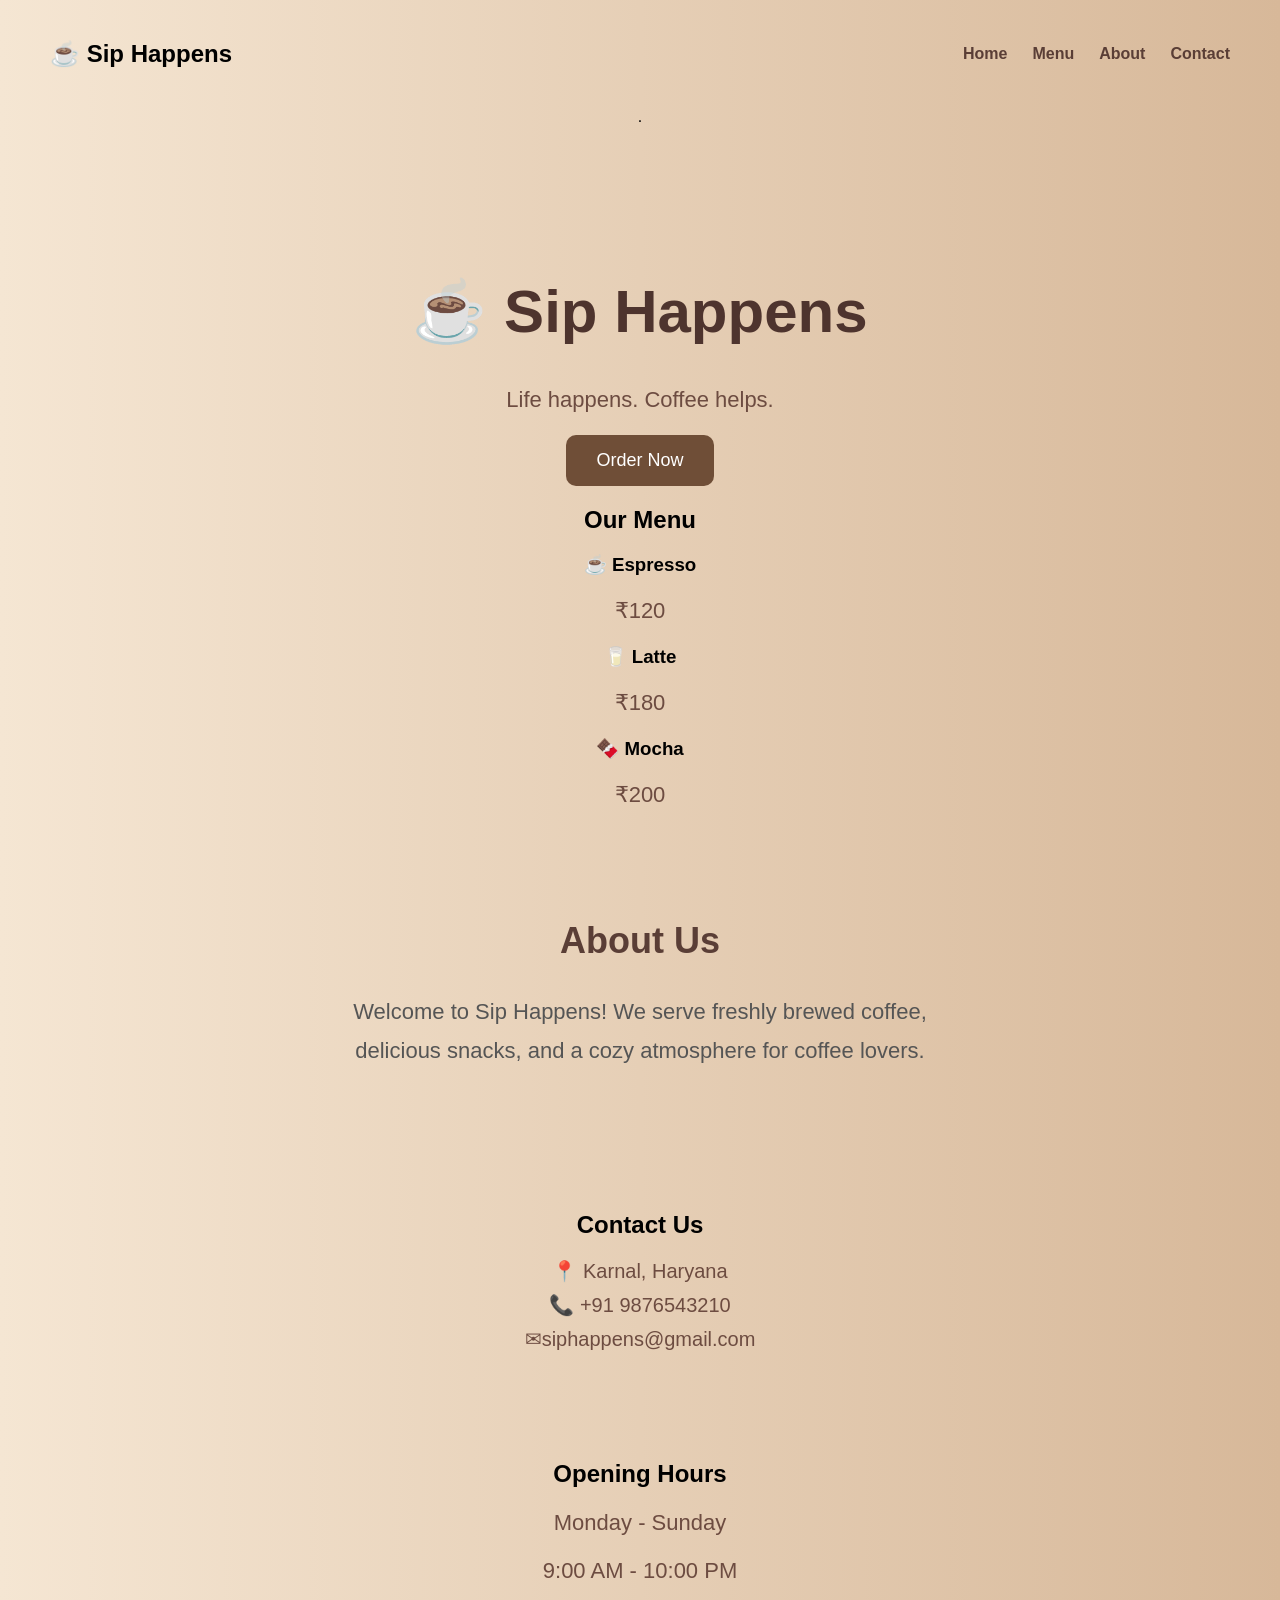
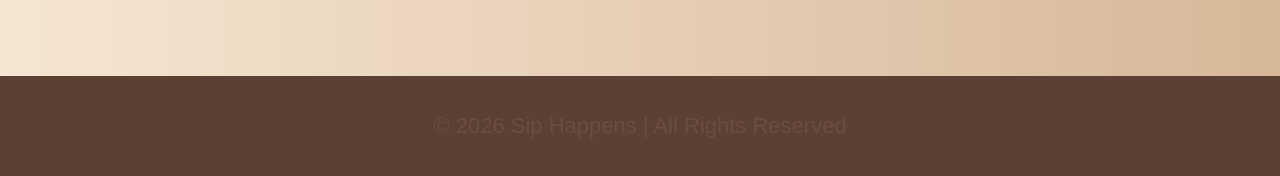
<file: index.html>
<!DOCTYPE html>
    <html lang="en">

    <head>
        <meta charset="UTF-8">
        <meta name="viewport"
        content="width=device-width,
        initial-scale=1.0">
        <title>Sip Happens</title>

        <link rel="stylesheet" href="style.css">
    </head>
    
    <body><nav>
    <h2>☕ Sip Happens</h2>

    <ul>
        <li><a href="#">Home</a></li>
        <li><a href="#">Menu</a></li>
        <li><a href="#">About</a></li>
        <li><a href="#">Contact</a></li>
    </ul>
</nav>

    . <div class="hero">
    <h1>☕ Sip Happens</h1>
    <p>Life happens. Coffee helps.</p>

    <button>Order Now</button>
</div><section class="menu">
    <h2>Our Menu</h2>

    <div class="card">
        <h3>☕ Espresso</h3>
        <p>₹120</p>
    </div>

    <div class="card">
        <h3>🥛 Latte</h3>
        <p>₹180</p>
    </div>

    <div class="card">
        <h3>🍫 Mocha</h3>
        <p>₹200</p>
    </div>
</section>
<section class="about">
    <h2>About Us</h2>
    <p>
        Welcome to Sip Happens! We serve freshly brewed coffee,
        delicious snacks, and a cozy atmosphere for coffee lovers.
    </p>
</section>
<section id="contact" class="contact">
    <h2>Contact Us</h2>
    <p>📍 Karnal, Haryana</p>
    <p>📞 +91 9876543210</p>
    <p>✉siphappens@gmail.com</p>
</section>
<section class="hours">
    <h2>Opening Hours</h2>
    <p>Monday - Sunday</p>
    <p>9:00 AM - 10:00 PM</p>
</section>

<footer>
    <p>© 2026 Sip Happens | All Rights Reserved</p>
</footer>

        <script src="script.js"></script>
    </body>
    </html>
</file>
<file: style.css>
body {
    margin: 0;
    padding: 0;
    background-color: #f5e6d3;
    font-family: Arial, sans-serif;
    text-align: center;
}

h1 {
    color: #4e342e;
    font-size: 50px;
    margin-top: 100px;
}

p {
    color: #6f4e37;
    font-size: 22px;
}
.hero{
    margin-top:150px;
}

button{
    background-color:#6F4E37;
    color:white;
    border:none;
    padding:15px 30px;
    font-size:18px;
    border-radius:8px;
    cursor:pointer;
}

button:hover{
    background-color:#4E342E;
}

body{
    margin: 0;
    font-family: Arial, sans-serif;
    background: linear-gradient(to right, #f5e6d3, #d7b899);
    min-height: 100vh
}

.hero{
    text-align: center;
}

h1{
    font-size: 60px;
    color: #4e342e;
}

p{
    font-size: 22px;
    color: #6d4c41;
}

button{
    background: #6f4e37;
    color: white;
    border: none;
    padding: 15px 30px;
    font-size: 18px;
    border-radius: 10px;
    cursor: pointer;
}

button:hover{
    background: #4e342e;
}

nav{
    display: flex;
    justify-content: space-between;
    align-items: center;
    padding: 20px 50px;
}

nav ul{
    display: flex;
    list-style: none;
    gap: 25px;
}

nav a{
    text-decoration: none;
    color: #5a3e36;
    font-weight: bold;
}

nav a:hover{
    color: #8b5e3c;
}
.about{
    text-align: center;
    padding: 60px 20px;
}

.about h2{
    color: #5a3e36;
    font-size: 36px;
}

.about p{
    color: #555;
    max-width: 600px;
    margin: 20px auto;
    line-height: 1.8;
}
.contact{
    text-align: center;
    padding: 40px 20px;
}

.contact p{
    font-size: 20px;
    margin: 10px 0;
}
.hours{
    text-align: center;
    padding: 40px 20px;
}

.hours h2{
    margin-bottom: 15px;
}

footer{
    background-color: #5c4033;
    color: white;
    text-align: center;
    padding: 15px;
    margin-top: 30px;
}
</file>
